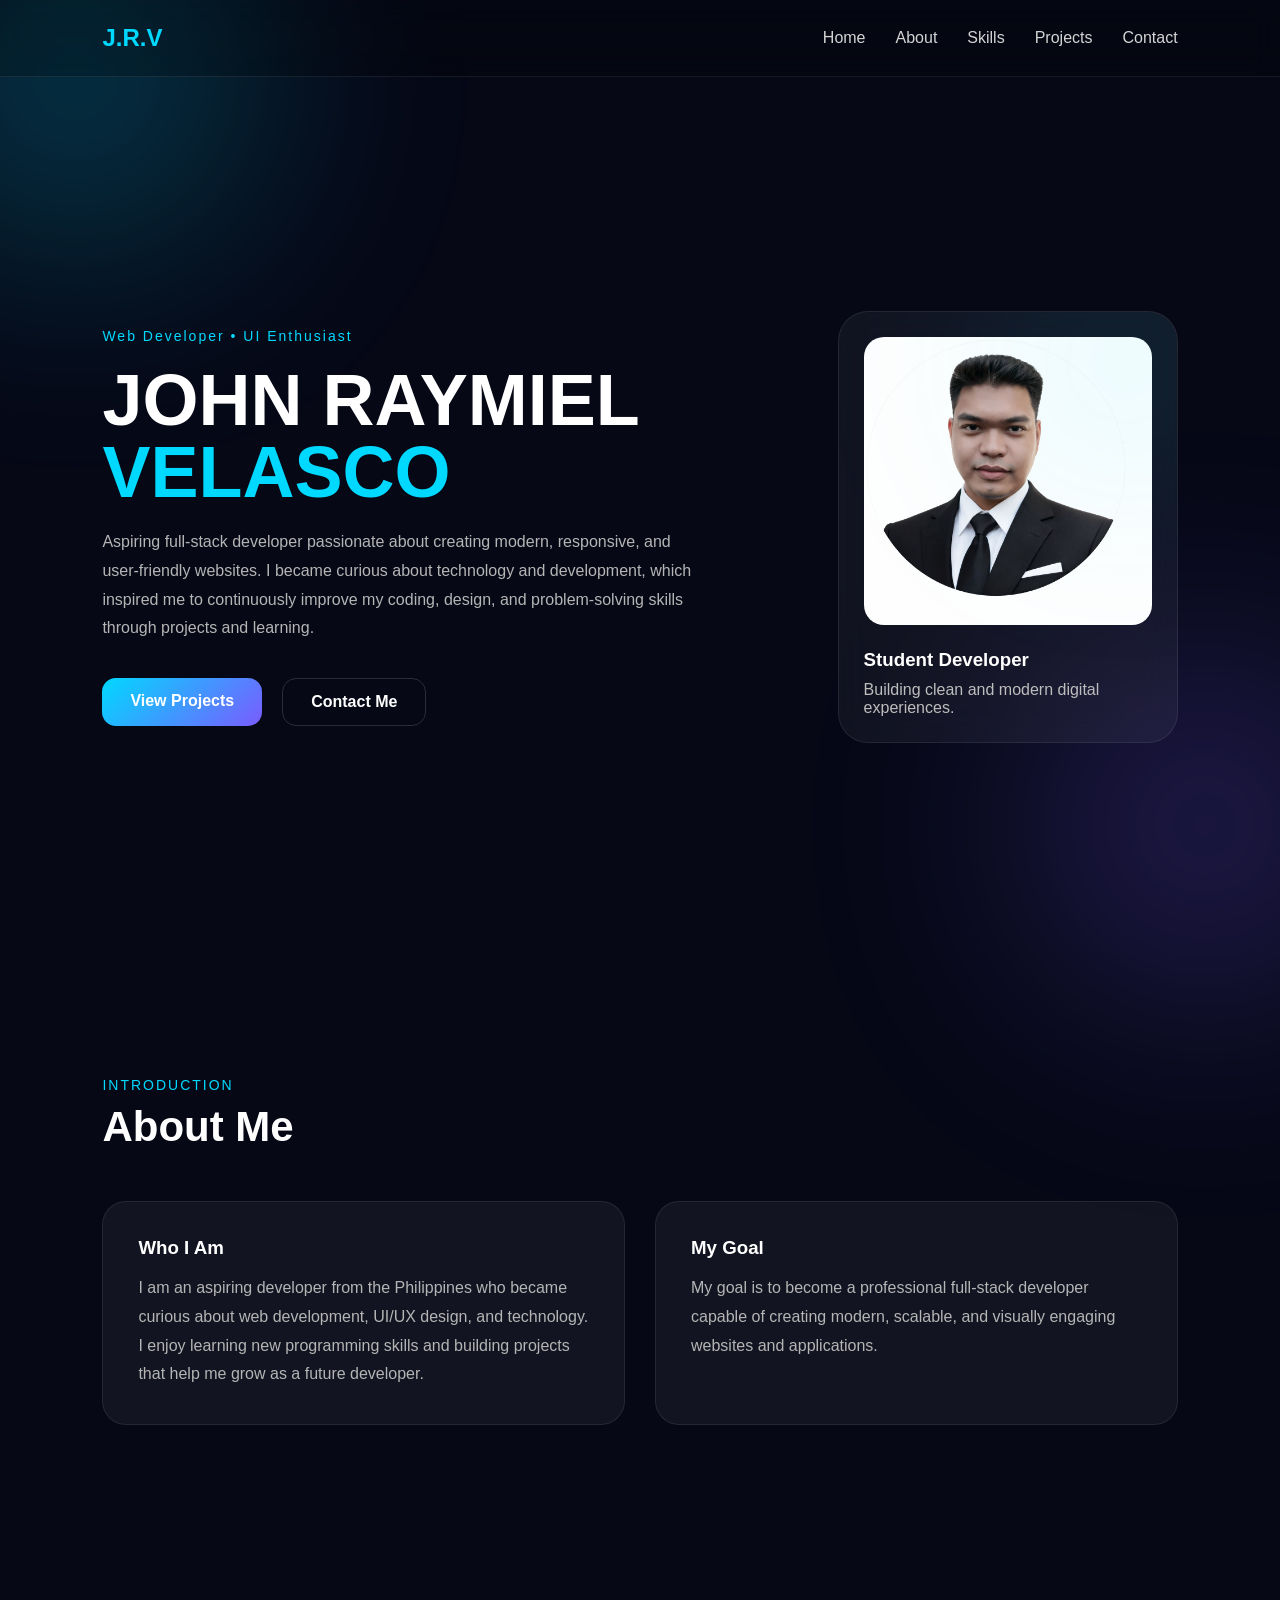
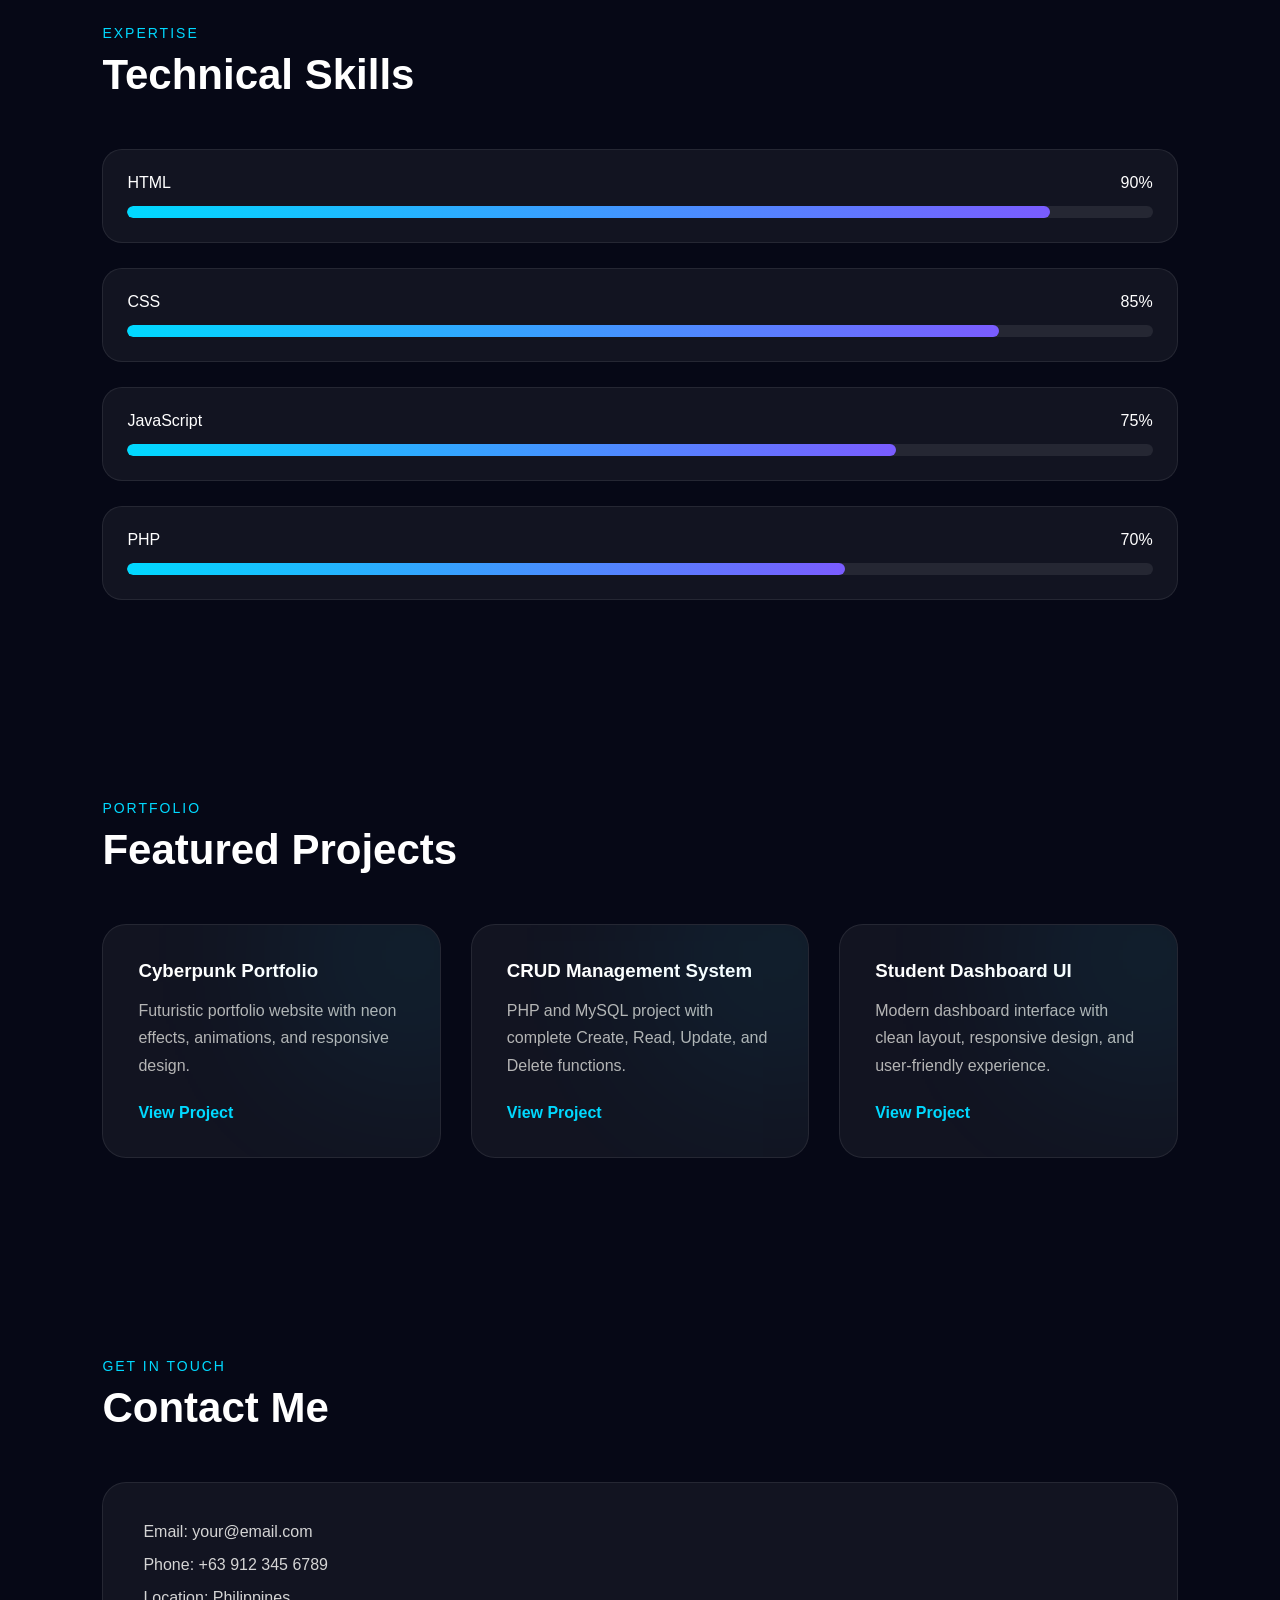
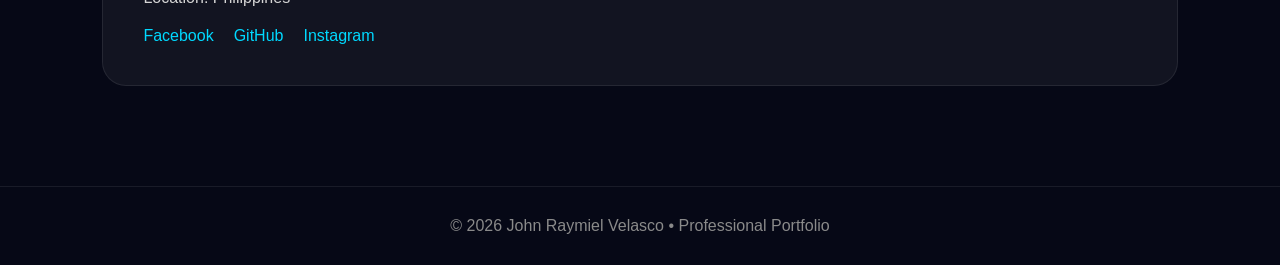
<file: index.html>
<!DOCTYPE html>
<html lang="en">

<head>

  <meta charset="UTF-8">
  <meta name="viewport" content="width=device-width, initial-scale=1.0">

  <title>John Raymiel Velasco | Portfolio</title>

  <!-- CSS -->
  <link rel="stylesheet" href="style.css">

</head>

<body>

  <!-- BACKGROUND GLOW -->
  <div class="bg-glow glow1"></div>
  <div class="bg-glow glow2"></div>

  <!-- NAVBAR -->
  <header>

    <div class="logo">
      J.R.V
    </div>

    <nav>

      <a href="#home">Home</a>
      <a href="#about">About</a>
      <a href="#skills">Skills</a>
      <a href="#projects">Projects</a>
      <a href="#contact">Contact</a>

    </nav>

  </header>

  <!-- HERO SECTION -->
  <section class="hero" id="home">

    <!-- HERO TEXT -->
    <div class="hero-text">

      <p class="tag">
        Web Developer • UI Enthusiast
      </p>

      <h1>
        JOHN RAYMIEL
        <span>VELASCO</span>
      </h1>

      <p class="description">

        Aspiring full-stack developer passionate about
        creating modern, responsive, and user-friendly websites.

        I became curious about technology and development,
        which inspired me to continuously improve my coding,
        design, and problem-solving skills through projects
        and learning.

      </p>

      <div class="buttons">

        <a href="#projects" class="btn primary">
          View Projects
        </a>

        <a href="#contact" class="btn secondary">
          Contact Me
        </a>

      </div>

    </div>

    <!-- HERO CARD -->
    <div class="hero-card">

      <div class="card-glow"></div>

      <!-- PROFILE IMAGE -->
      <img src="profile.jpg" alt="Profile">

      <div class="card-content">

        <h3>
          Student Developer
        </h3>

        <p>
          Building clean and modern digital experiences.
        </p>

      </div>

    </div>

  </section>

  <!-- ABOUT SECTION -->
  <section class="section" id="about">

    <div class="section-title">

      <p>INTRODUCTION</p>

      <h2>About Me</h2>

    </div>

    <div class="about-container">

      <!-- ABOUT BOX -->
      <div class="about-box">

        <h3>Who I Am</h3>

        <p>

          I am an aspiring developer from the Philippines
          who became curious about web development,
          UI/UX design, and technology.

          I enjoy learning new programming skills
          and building projects that help me grow
          as a future developer.

        </p>

      </div>

      <!-- ABOUT BOX -->
      <div class="about-box">

        <h3>My Goal</h3>

        <p>

          My goal is to become a professional
          full-stack developer capable of creating
          modern, scalable, and visually engaging
          websites and applications.

        </p>

      </div>

    </div>

  </section>

  <!-- SKILLS SECTION -->
  <section class="section" id="skills">

    <div class="section-title">

      <p>EXPERTISE</p>

      <h2>Technical Skills</h2>

    </div>

    <div class="skills-grid">

      <!-- HTML -->
      <div class="skill-card">

        <div class="skill-info">

          <span>HTML</span>
          <span>90%</span>

        </div>

        <div class="skill-bar">
          <div class="skill-progress html"></div>
        </div>

      </div>

      <!-- CSS -->
      <div class="skill-card">

        <div class="skill-info">

          <span>CSS</span>
          <span>85%</span>

        </div>

        <div class="skill-bar">
          <div class="skill-progress css"></div>
        </div>

      </div>

      <!-- JAVASCRIPT -->
      <div class="skill-card">

        <div class="skill-info">

          <span>JavaScript</span>
          <span>75%</span>

        </div>

        <div class="skill-bar">
          <div class="skill-progress js"></div>
        </div>

      </div>

      <!-- PHP -->
      <div class="skill-card">

        <div class="skill-info">

          <span>PHP</span>
          <span>70%</span>

        </div>

        <div class="skill-bar">
          <div class="skill-progress php"></div>
        </div>

      </div>

    </div>

  </section>

  <!-- PROJECTS SECTION -->
  <section class="section" id="projects">

    <div class="section-title">

      <p>PORTFOLIO</p>

      <h2>Featured Projects</h2>

    </div>

    <div class="projects-grid">

      <!-- PROJECT 1 -->
      <div class="project-card">

        <div class="project-overlay"></div>

        <h3>Cyberpunk Portfolio</h3>

        <p>
          Futuristic portfolio website with neon effects,
          animations, and responsive design.
        </p>

        <a href="#">
          View Project
        </a>

      </div>

      <!-- PROJECT 2 -->
      <div class="project-card">

        <div class="project-overlay"></div>

        <h3>CRUD Management System</h3>

        <p>
          PHP and MySQL project with complete
          Create, Read, Update, and Delete functions.
        </p>

        <a href="#">
          View Project
        </a>

      </div>

      <!-- PROJECT 3 -->
      <div class="project-card">

        <div class="project-overlay"></div>

        <h3>Student Dashboard UI</h3>

        <p>
          Modern dashboard interface with clean layout,
          responsive design, and user-friendly experience.
        </p>

        <a href="#">
          View Project
        </a>

      </div>

    </div>

  </section>

  <!-- CONTACT SECTION -->
  <section class="section" id="contact">

    <div class="section-title">

      <p>GET IN TOUCH</p>

      <h2>Contact Me</h2>

    </div>

    <div class="contact-box">

      <p>Email: your@email.com</p>

      <p>Phone: +63 912 345 6789</p>

      <p>Location: Philippines</p>

      <div class="socials">

        <a href="#">Facebook</a>

        <a href="#">GitHub</a>

        <a href="#">Instagram</a>

      </div>

    </div>

  </section>

  <!-- FOOTER -->
  <footer>

    <p>
      © 2026 John Raymiel Velasco • Professional Portfolio
    </p>

  </footer>

</body>
</html>
</file>
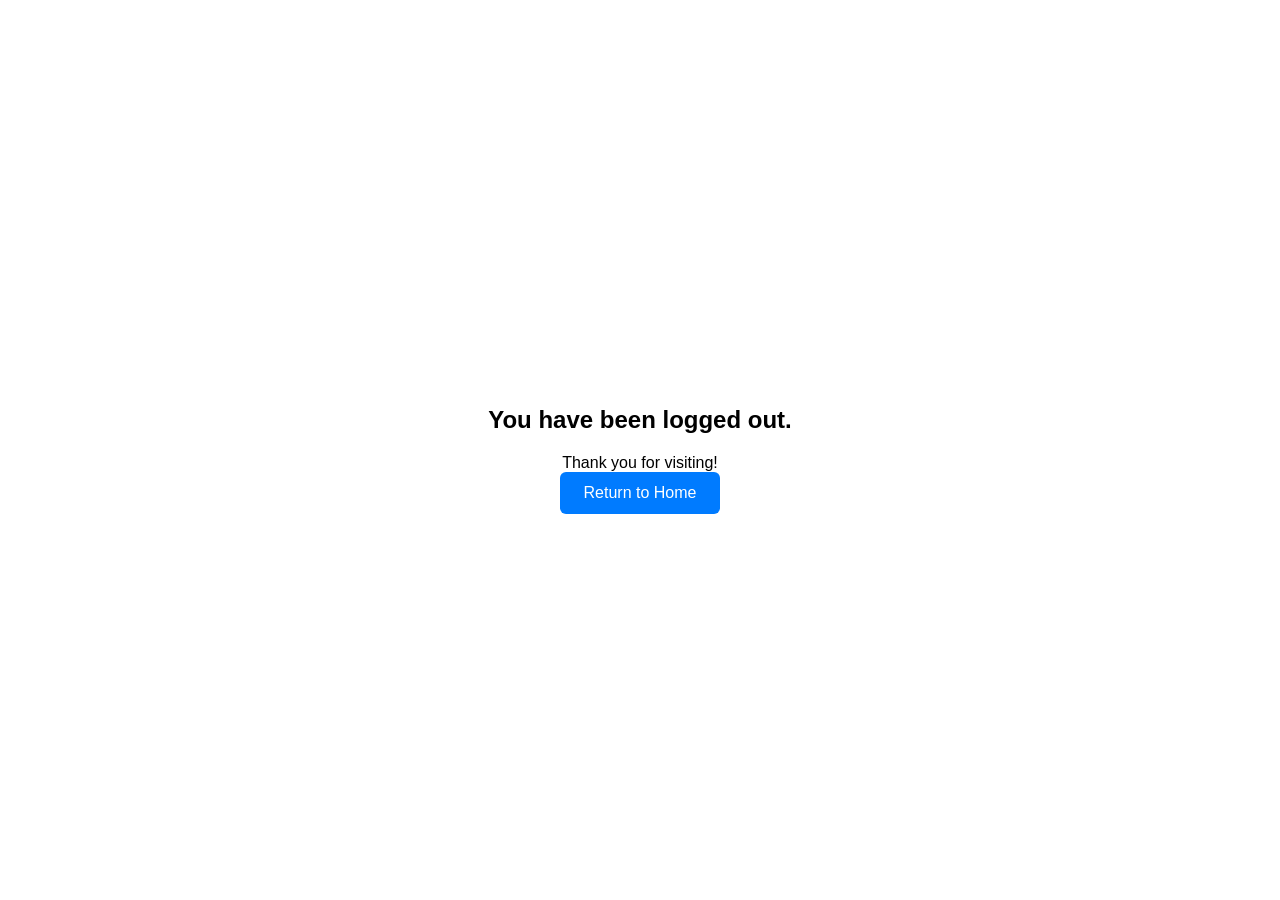
<file: logout.html>
<!DOCTYPE html>
<html lang="en">
<head>
  <meta charset="UTF-8">
  <title>Logout</title>
  <link rel="stylesheet" href="../static/style.css">
</head>
<body class="logout-layout">
  <main class="container">
    <h2>You have been logged out.</h2>
    <p>Thank you for visiting!</p>
    <button onclick="window.location.href='../index.html'" class="btn btn-primary">
      Return to Home
    </button>
  </main>
</body>
</html>
</file>
<file: style.css>
*{
  margin:0;
  padding:0;
  box-sizing:border-box;
  scroll-behavior:smooth;
}

body{
  font-family:'Inter',sans-serif;
  background:#060816;
  color:white;
  overflow-x:hidden;
}

/* Background Glow */

.bg-glow{
  position:fixed;
  border-radius:50%;
  filter:blur(120px);
  z-index:-1;
}

.glow1{
  width:350px;
  height:350px;
  background:#00d9ff;
  top:-100px;
  left:-100px;
  opacity:0.25;
}

.glow2{
  width:350px;
  height:350px;
  background:#7a5cff;
  bottom:-100px;
  right:-100px;
  opacity:0.25;
}

/* Header */

header{
  width:100%;
  display:flex;
  justify-content:space-between;
  align-items:center;
  padding:24px 8%;
  position:sticky;
  top:0;
  z-index:999;
  backdrop-filter:blur(15px);
  background:rgba(0,0,0,0.2);
  border-bottom:1px solid rgba(255,255,255,0.08);
}

.logo{
  font-size:24px;
  font-weight:800;
  color:#00d9ff;
}

nav{
  display:flex;
  gap:30px;
}

nav a{
  text-decoration:none;
  color:#d4d4d4;
  transition:0.3s;
  font-weight:500;
}

nav a:hover{
  color:#00d9ff;
}

/* Hero */

.hero{
  min-height:100vh;
  display:flex;
  justify-content:space-between;
  align-items:center;
  padding:100px 8%;
  gap:50px;
}

.hero-text{
  flex:1;
}

.tag{
  color:#00d9ff;
  letter-spacing:2px;
  font-size:14px;
  margin-bottom:20px;
}

.hero h1{
  font-size:72px;
  line-height:1;
  margin-bottom:20px;
}

.hero h1 span{
  display:block;
  color:#00d9ff;
}

.description{
  max-width:600px;
  color:#b5b5b5;
  line-height:1.8;
  margin-bottom:35px;
}

.buttons{
  display:flex;
  gap:20px;
}

.btn{
  padding:14px 28px;
  border-radius:14px;
  text-decoration:none;
  font-weight:600;
  transition:0.3s;
}

.primary{
  background:linear-gradient(135deg,#00d9ff,#7a5cff);
  color:white;
}

.primary:hover{
  transform:translateY(-4px);
}

.secondary{
  border:1px solid rgba(255,255,255,0.15);
  color:white;
}

.secondary:hover{
  background:rgba(255,255,255,0.08);
}

/* Hero Card */

.hero-card{
  width:340px;
  padding:25px;
  border-radius:30px;
  background:rgba(255,255,255,0.05);
  border:1px solid rgba(255,255,255,0.08);
  position:relative;
  overflow:hidden;
  backdrop-filter:blur(20px);
}

.card-glow{
  position:absolute;
  width:200px;
  height:200px;
  background:#00d9ff;
  border-radius:50%;
  filter:blur(120px);
  opacity:0.2;
  top:-50px;
  right:-50px;
}

.hero-card img{
  width:100%;
  border-radius:20px;
  margin-bottom:20px;
}

.card-content h3{
  margin-bottom:10px;
}

.card-content p{
  color:#bdbdbd;
}

/* Sections */

.section{
  padding:100px 8%;
}

.section-title p{
  color:#00d9ff;
  letter-spacing:2px;
  font-size:14px;
  margin-bottom:10px;
}

.section-title h2{
  font-size:42px;
  margin-bottom:50px;
}

/* About */

.about-container{
  display:grid;
  grid-template-columns:repeat(auto-fit,minmax(280px,1fr));
  gap:30px;
}

.about-box{
  background:rgba(255,255,255,0.05);
  padding:35px;
  border-radius:24px;
  border:1px solid rgba(255,255,255,0.08);
}

.about-box h3{
  margin-bottom:15px;
}

.about-box p{
  color:#b5b5b5;
  line-height:1.8;
}

/* Skills */

.skills-grid{
  display:grid;
  gap:25px;
}

.skill-card{
  background:rgba(255,255,255,0.05);
  padding:24px;
  border-radius:20px;
  border:1px solid rgba(255,255,255,0.08);
}

.skill-info{
  display:flex;
  justify-content:space-between;
  margin-bottom:14px;
}

.skill-bar{
  width:100%;
  height:12px;
  background:rgba(255,255,255,0.08);
  border-radius:20px;
  overflow:hidden;
}

.skill-progress{
  height:100%;
  border-radius:20px;
  background:linear-gradient(90deg,#00d9ff,#7a5cff);
}

.html{
  width:90%;
}

.css{
  width:85%;
}

.js{
  width:75%;
}

.php{
  width:70%;
}

/* Projects */

.projects-grid{
  display:grid;
  grid-template-columns:repeat(auto-fit,minmax(280px,1fr));
  gap:30px;
}

.project-card{
  position:relative;
  overflow:hidden;
  padding:35px;
  border-radius:24px;
  background:rgba(255,255,255,0.05);
  border:1px solid rgba(255,255,255,0.08);
  transition:0.3s;
}

.project-card:hover{
  transform:translateY(-8px);
}

.project-overlay{
  position:absolute;
  width:180px;
  height:180px;
  background:#00d9ff;
  filter:blur(100px);
  opacity:0.12;
  top:-60px;
  right:-60px;
}

.project-card h3{
  margin-bottom:15px;
}

.project-card p{
  color:#b5b5b5;
  line-height:1.7;
  margin-bottom:25px;
}

.project-card a{
  text-decoration:none;
  color:#00d9ff;
  font-weight:600;
}

/* Contact */

.contact-box{
  background:rgba(255,255,255,0.05);
  padding:40px;
  border-radius:24px;
  border:1px solid rgba(255,255,255,0.08);
}

.contact-box p{
  margin-bottom:15px;
  color:#d5d5d5;
}

.socials{
  display:flex;
  gap:20px;
  margin-top:20px;
}

.socials a{
  text-decoration:none;
  color:#00d9ff;
}

/* Footer */

footer{
  padding:30px;
  text-align:center;
  color:#8a8a8a;
  border-top:1px solid rgba(255,255,255,0.08);
}

/* Responsive */

@media(max-width:900px){

  .hero{
    flex-direction:column;
    text-align:center;
  }

  .hero h1{
    font-size:54px;
  }

  .buttons{
    justify-content:center;
  }

  nav{
    display:none;
  }

}
</file>
<file: static/style.css>
/* Reset */
body, h1, p {
  margin: 0;
  padding: 0;
  font-family: Arial, sans-serif;
}

/* Layout */
body {
  display: flex;
  flex-direction: column;
  min-height: 100vh;
}

header, footer {
  background-color: #f8f8f8;
  padding: 20px;
  text-align: center;
}

/* Logo + Title */
.logo-container {
  display: flex;
  flex-direction: column;
  align-items: center;
}

.logo {
  max-width: 120px;
  margin-bottom: 10px;
}

.site-title {
  font-size: 1.8rem;
  color: #333;
}

/* Main content */
.container {
  flex: 1;
  display: flex;
  flex-direction: column;
  align-items: center;
  justify-content: center;
  text-align: center;
}

.intro-text {
  font-size: 1.2rem;
  margin-bottom: 20px;
}

/* Buttons */
.button-group {
  display: flex;
  gap: 15px;
  flex-wrap: wrap;
  justify-content: center;
}

.btn {
  padding: 12px 24px;
  border: none;
  cursor: pointer;
  font-size: 1rem;
  border-radius: 6px;
  transition: background-color 0.3s ease;
}

/* Primary Button */
.btn-primary {
  background-color: #007bff;
  color: white;
}

.btn-primary:hover {
  background-color: #0056b3;
}

/* Secondary Button */
.btn-secondary {
  background-color: #6c757d;
  color: white;
}

.btn-secondary:hover {
  background-color: #4a4e52;
}

/* Footer */
.site-footer {
  font-size: 0.9rem;
  color: #666;
}
</file>
